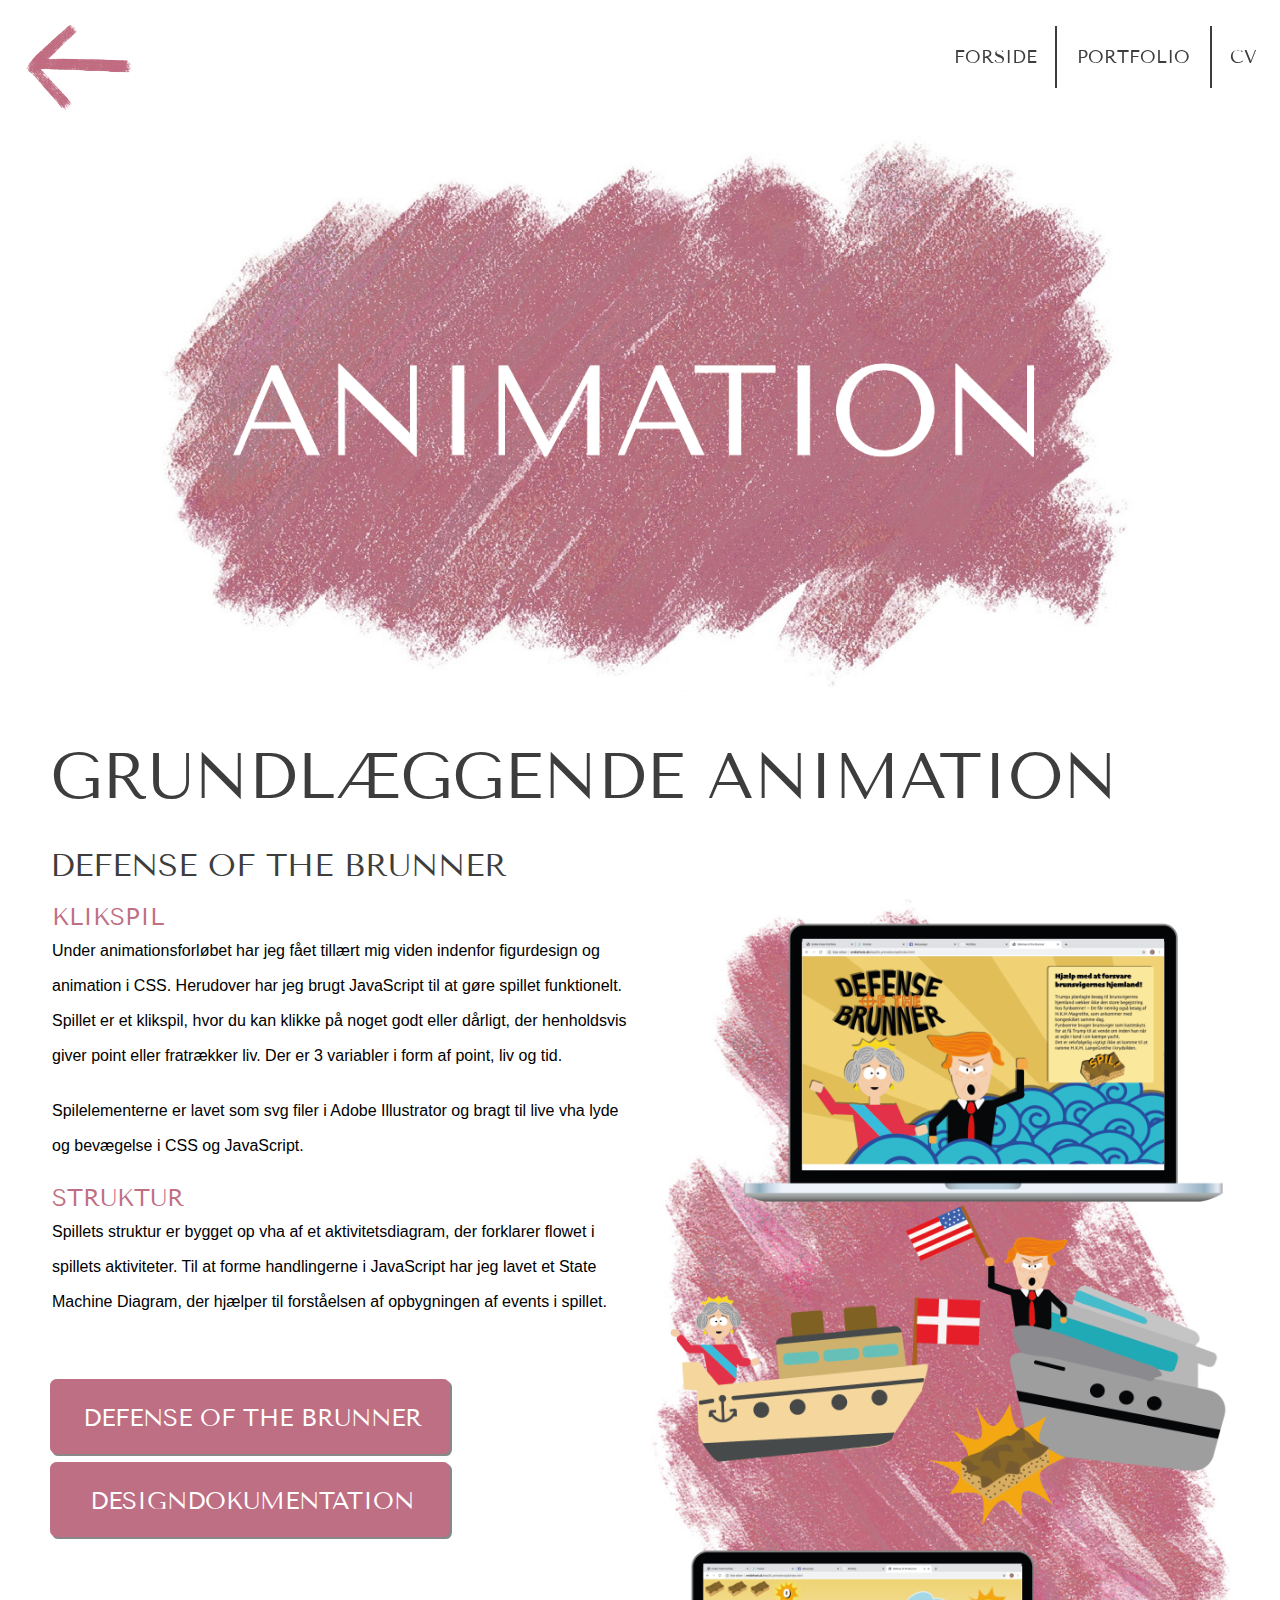
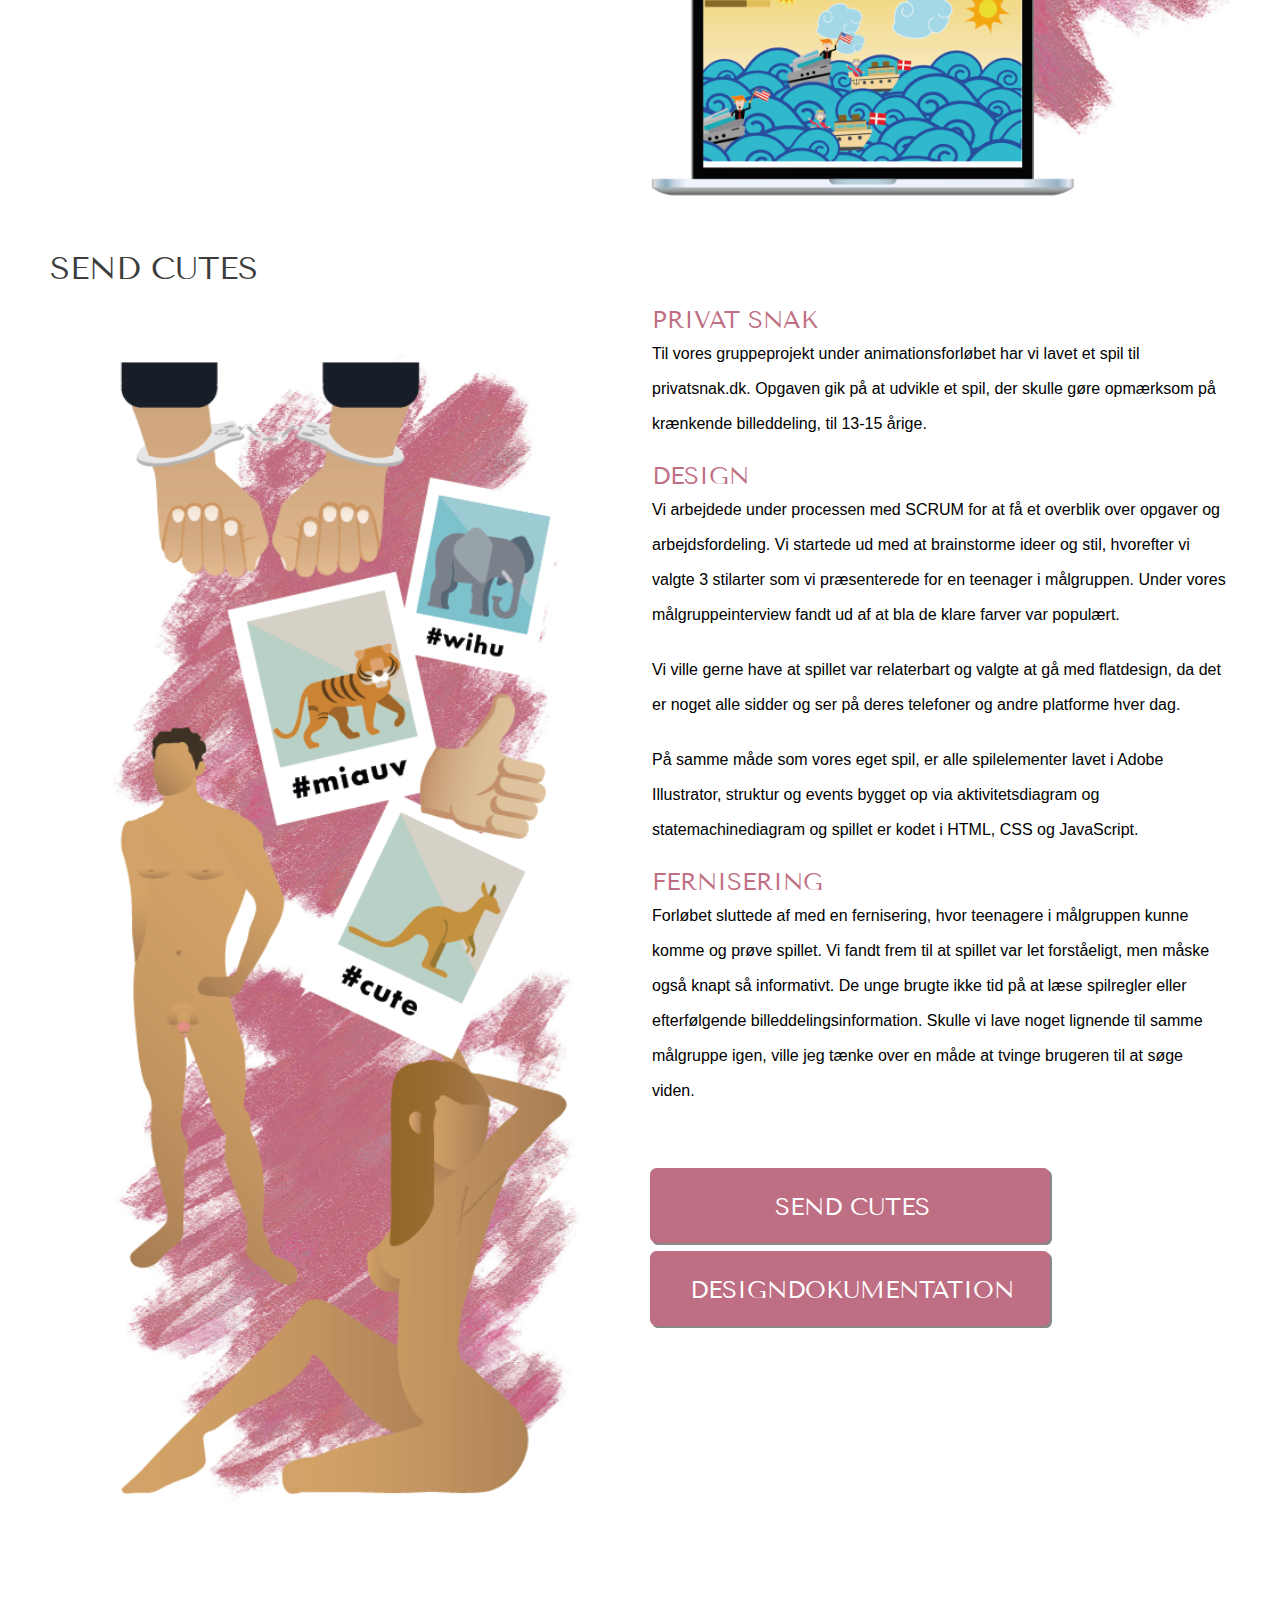
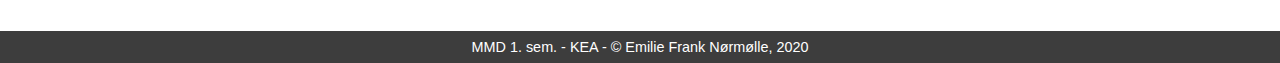
<file: animation.html>
<!DOCTYPE html>
<html lang="da">

<head>
    <meta charset="utf-8">
    <meta name="viewport" content="width=device-width, initial-scale=1.0">
    <title>Emilie Frank Portfolio</title>
    <link rel="stylesheet" href="style.css">
    <link href="https://fonts.googleapis.com/css?family=Tenor+Sans&display=swap" rel="stylesheet">
    <link rel="icon" type="image/png" href="content/favicon.png">
</head>

<body>
    <header>
        <nav>
            <div id="menuknap">☰</div>
            <ul id="menu" class="hidden">




                <li><a href="index.html">FORSIDE</a></li>
                <li><a class="line" href="portfolio.html">PORTFOLIO</a></li>
                <li><a href="cv.html">CV</a></li>
            </ul>

        </nav>
    </header>
    <div class="pil">
        <a href="portfolio.html">
            <img src="content/animationpil.jpg" alt="pil">
        </a>
    </div>
    <section id="animation">
        <img class="headline" src="content/animation.png" alt="animation">
        <h1>Grundlæggende Animation</h1>
        <div class="sectionwrapper">
            <h2>Defense of the Brunner</h2>
            <div class="col">
                <h3>Klikspil</h3>
                <p>
                    Under animationsforløbet har jeg fået tillært mig viden indenfor figurdesign og animation i CSS. Herudover har jeg brugt JavaScript til at gøre spillet funktionelt. Spillet er et klikspil, hvor du kan klikke på noget godt eller dårligt, der henholdsvis giver point eller fratrækker liv. Der er 3 variabler i form af point, liv og tid.</p>

                <p>Spilelementerne er lavet som svg filer i Adobe Illustrator og bragt til live vha lyde og bevægelse i CSS og JavaScript.</p>
                <h3>Struktur</h3>
                <p>Spillets struktur er bygget op vha af et aktivitetsdiagram, der forklarer flowet i spillets aktiviteter. Til at forme handlingerne i JavaScript har jeg lavet et State Machine Diagram, der hjælper til forståelsen af opbygningen af events i spillet.</p>


                <div class="links">
                    <a href="http://emiliefrank.dk/kea/04_animation/spil/index.html">
                        <div class="knap">
                            <h3>Defense of the Brunner</h3>
                        </div>
                    </a>
                    <a href="http://emiliefrank.dk/kea/04_animation/04_03_04_animation_emiliefrank.pdf">
                        <div class="knap">
                            <h3>Designdokumentation</h3>
                        </div>
                    </a>

                </div>
            </div>
            <div class="col">
                <img src="content/animationpic.png" alt="defenceofthebrunner">
            </div>
        </div>

        <div class="sectionwrapper">
            <h2>Send Cutes</h2>
            <div class="col">
                <img src="content/animationnude.png" alt="sendcutes">
            </div>
            <div class="col">

                <h3>Privat Snak</h3>
                <p>
                    Til vores gruppeprojekt under animationsforløbet har vi lavet et spil til privatsnak.dk. Opgaven gik på at udvikle et spil, der skulle gøre opmærksom på krænkende billeddeling, til 13-15 årige.</p>
                <h3>Design</h3>
                <p>Vi arbejdede under processen med SCRUM for at få et overblik over opgaver og arbejdsfordeling. Vi startede ud med at brainstorme ideer og stil, hvorefter vi valgte 3 stilarter som vi præsenterede for en teenager i målgruppen. Under vores målgruppeinterview fandt ud af at bla de klare farver var populært.</p>

                <p>Vi ville gerne have at spillet var relaterbart og valgte at gå med flatdesign, da det er noget alle sidder og ser på deres telefoner og andre platforme hver dag.</p>

                <p>På samme måde som vores eget spil, er alle spilelementer lavet i Adobe Illustrator, struktur og events bygget op via aktivitetsdiagram og statemachinediagram og spillet er kodet i HTML, CSS og JavaScript.

                </p>
                <h3>Fernisering</h3>
                <p>Forløbet sluttede af med en fernisering, hvor teenagere i målgruppen kunne komme og prøve spillet. Vi fandt frem til at spillet var let forståeligt, men måske også knapt så informativt. De unge brugte ikke tid på at læse spilregler eller efterfølgende billeddelingsinformation. Skulle vi lave noget lignende til samme målgruppe igen, ville jeg tænke over en måde at tvinge brugeren til at søge viden.</p>
                <div class="links">

                    <a href="http://emiliefrank.dk/kea/04_animation/billeddeling_spil/index.html">
                        <div class="knap">
                            <h3>Send Cutes</h3>
                        </div>
                    </a>
                    <a href="http://emiliefrank.dk/kea/04_animation/04.04.01_dokumenattionsside_spil/index.html">
                        <div class="knap">
                            <h3>Designdokumentation</h3>
                        </div>
                    </a>
                </div>
            </div>

        </div>
    </section>
    <footer>MMD 1. sem. - KEA - © Emilie Frank Nørmølle, 2020
    </footer>
    <script src="script.js"></script>
</body>

</html>
</file>
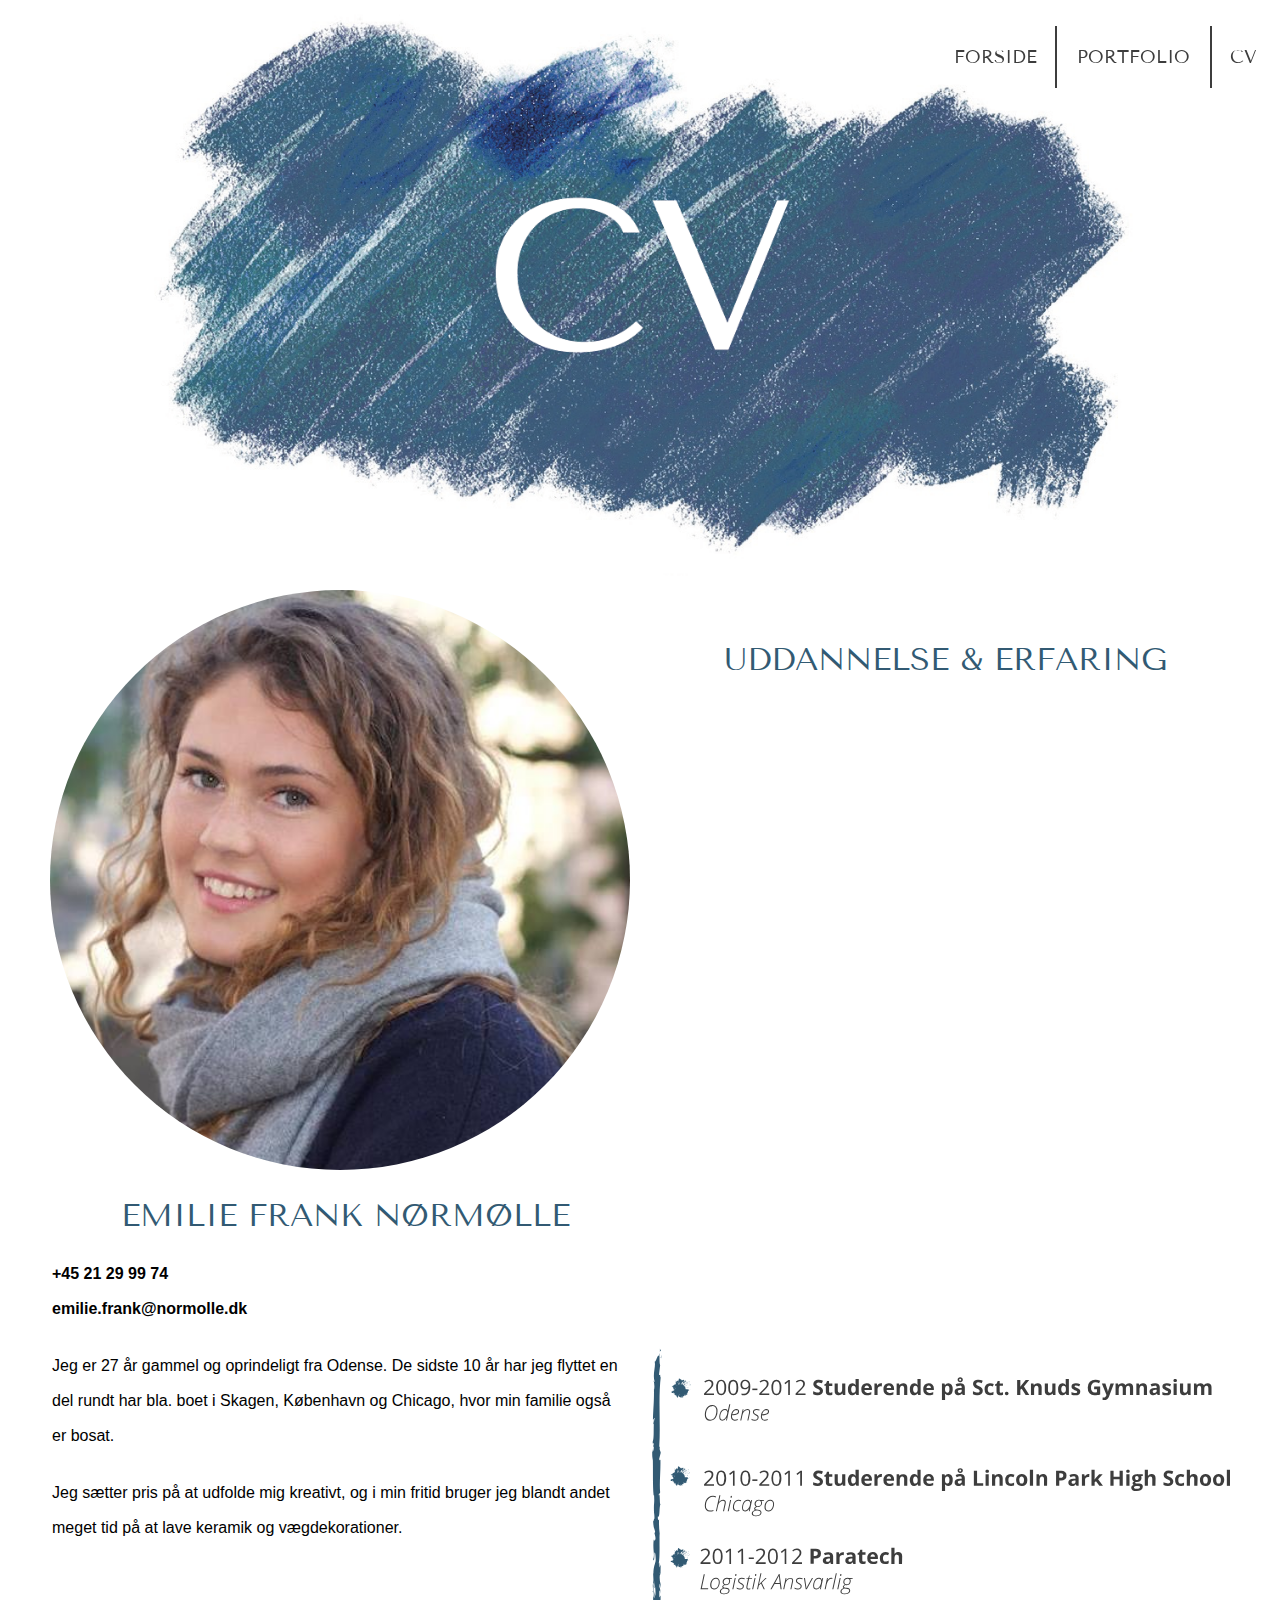
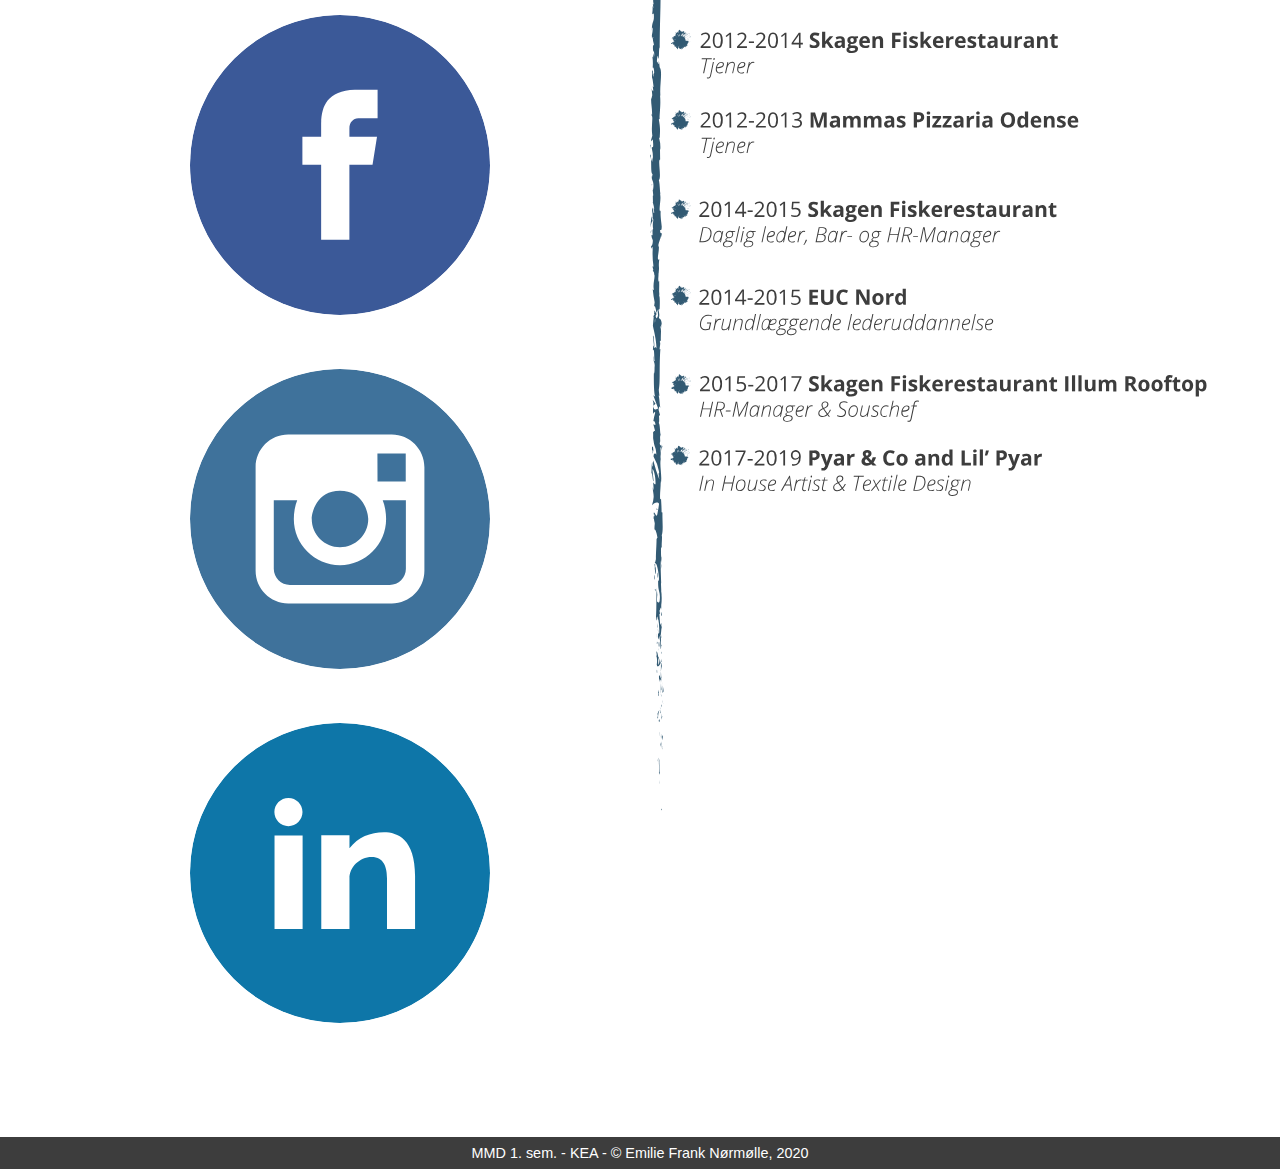
<file: cv.html>
<!DOCTYPE html>
<html lang="da">

<head>
    <meta charset="utf-8">
    <meta name="viewport" content="width=device-width, initial-scale=1.0">
    <title>Emilie Frank Portfolio</title>
    <link rel="stylesheet" href="style.css">
    <link href="https://fonts.googleapis.com/css?family=Tenor+Sans&display=swap" rel="stylesheet">
    <link rel="icon" type="image/png" href="content/favicon.png">
</head>

<body>
    <header>
        <nav>
            <div id="menuknap">☰</div>
            <ul id="menu" class="hidden">




                <li><a href="index.html">FORSIDE</a></li>
                <li><a class="line" href="portfolio.html">PORTFOLIO</a></li>
                <li><a href="cv.html">CV</a></li>
            </ul>

        </nav>
    </header>
    <section id="cv">
        <img class="headline" src="content/cv.png" alt="cv">
        <div class="sectionwrapper">
            <div class="col fix">
                <img src="content/profil.jpg" alt="portraet">
                <h2>Emilie Frank Nørmølle</h2>
                <p><b>+45 21 29 99 74<br> emilie.frank@normolle.dk</b></p>

                <p>Jeg er 27 år gammel og oprindeligt fra Odense. De sidste 10 år har jeg flyttet en del rundt har bla. boet i Skagen, København og Chicago, hvor min familie også er bosat.</p>
                <p>Jeg sætter pris på at udfolde mig kreativt, og i min fritid bruger jeg blandt andet meget tid på at lave keramik og vægdekorationer.</p>
                <div class="colinner">
                    <a href="https://www.facebook.com/emilienormolle">
                        <img src="content/facebook.svg" alt="facebook">
                    </a>
                </div>
                <div class="colinner">
                    <a href="https://www.instagram.com/emiliefrankn/">
                        <img src="content/instagram.svg" alt="instagram">
                    </a>
                </div>
                <div class="colinner">
                    <a href="https://www.linkedin.com/in/emilie-frank-n%C3%B8rm%C3%B8lle-98576a87/">
                        <img src="content/linkedin.svg" alt="linkedin">
                    </a>
                </div>
            </div>
            <div class="col timeline fix">
                <h2>Uddannelse & Erfaring</h2>
                <img class="erfaring" src="content/erfaring.svg" alt="erfaring">
            </div>
        </div>

    </section>
    <footer>MMD 1. sem. - KEA - © Emilie Frank Nørmølle, 2020
    </footer>
    <script src="script.js"></script>
</body>

</html>
</file>
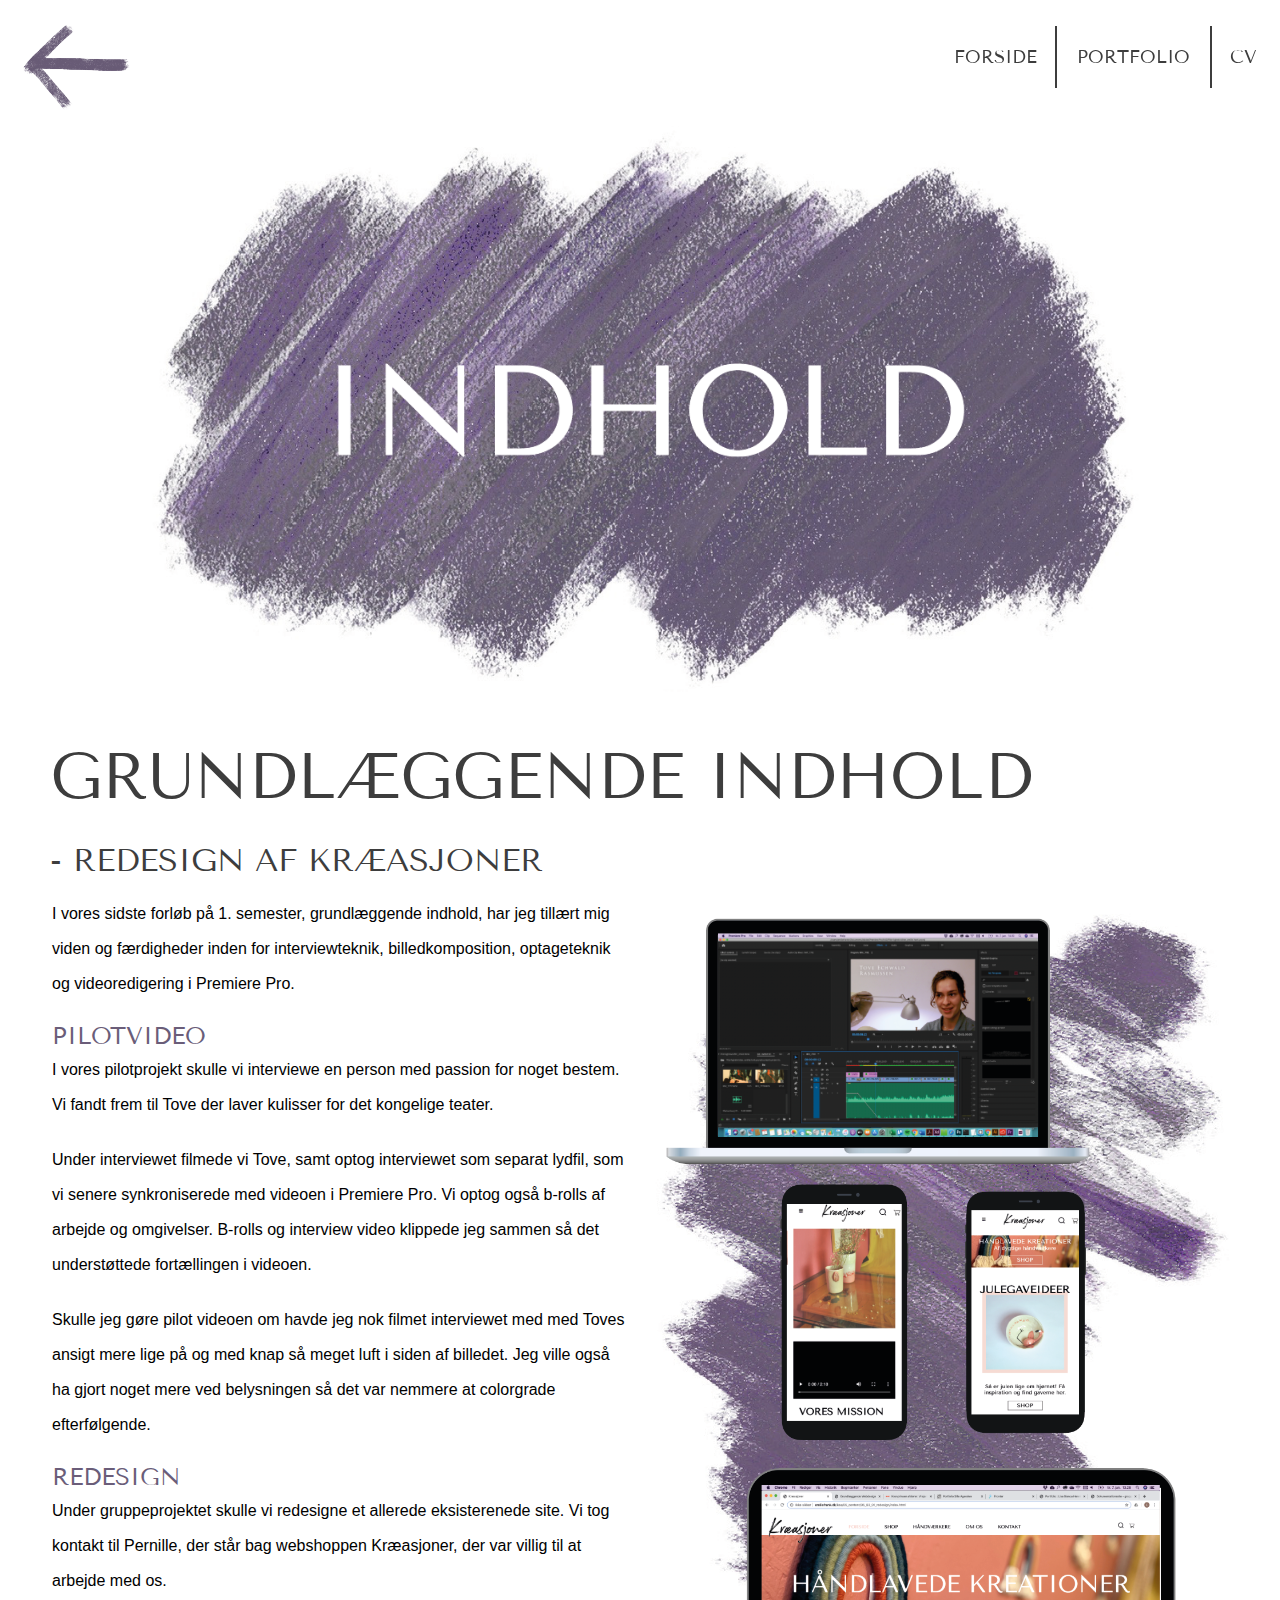
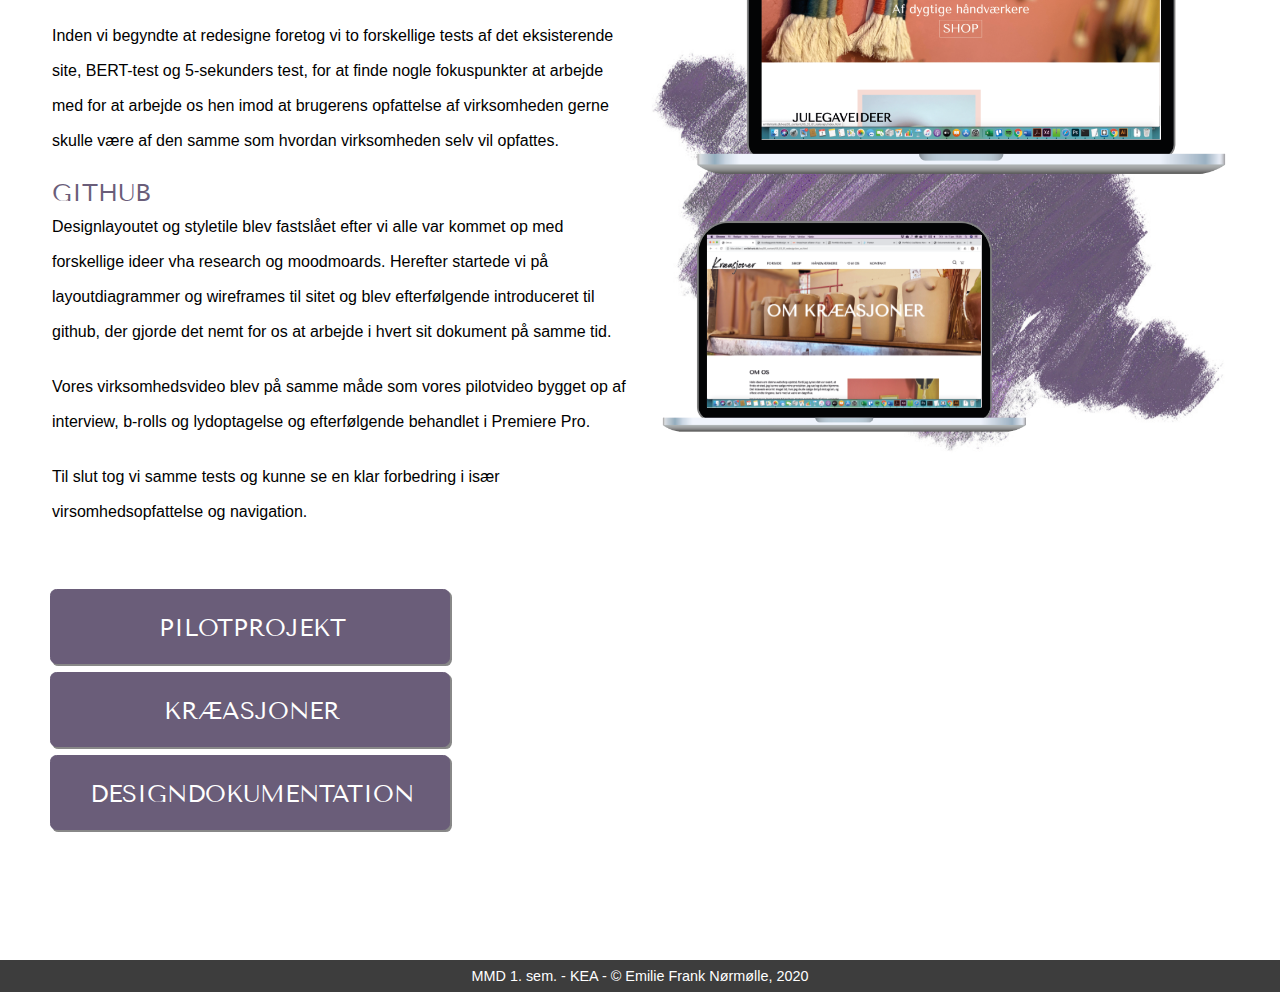
<file: indhold.html>
<!DOCTYPE html>
<html lang="da">

<head>
    <meta charset="utf-8">
    <meta name="viewport" content="width=device-width, initial-scale=1.0">
    <title>Emilie Frank Portfolio</title>
    <link rel="stylesheet" href="style.css">
    <link href="https://fonts.googleapis.com/css?family=Tenor+Sans&display=swap" rel="stylesheet">
    <link rel="icon" type="image/png" href="content/favicon.png">
</head>

<body>
    <header>
        <nav>
            <div id="menuknap">☰</div>
            <ul id="menu" class="hidden">




                <li><a href="index.html">FORSIDE</a></li>
                <li><a class="line" href="portfolio.html">PORTFOLIO</a></li>
                <li><a href="cv.html">CV</a></li>
            </ul>

        </nav>
    </header>
    <div class="pil">
        <a href="portfolio.html">
            <img src="content/indholdpil.jpg" alt="pil">
        </a>
    </div>
    <section id="indhold">
        <img class="headline" src="content/indhold.png" alt="indhold">
        <h1>Grundlæggende Indhold</h1>
        <h2> - Redesign af Kræasjoner</h2>
        <div class="sectionwrapper">
            <div class="col">
                <p>
                    I vores sidste forløb på 1. semester, grundlæggende indhold, har jeg tillært mig viden og færdigheder inden for interviewteknik, billedkomposition, optageteknik og videoredigering i Premiere Pro.</p>

                <h3>Pilotvideo</h3>
                <p>I vores pilotprojekt skulle vi interviewe en person med passion for noget bestem. Vi fandt frem til Tove der laver kulisser for det kongelige teater.</p>

                <p>Under interviewet filmede vi Tove, samt optog interviewet som separat lydfil, som vi senere synkroniserede med videoen i Premiere Pro. Vi optog også b-rolls af arbejde og omgivelser. B-rolls og interview video klippede jeg sammen så det understøttede fortællingen i videoen.</p>

                <p>Skulle jeg gøre pilot videoen om havde jeg nok filmet interviewet med med Toves ansigt mere lige på og med knap så meget luft i siden af billedet. Jeg ville også ha gjort noget mere ved belysningen så det var nemmere at colorgrade efterfølgende.</p>

                <h3>Redesign</h3>
                <p>Under gruppeprojektet skulle vi redesigne et allerede eksisterenede site. Vi tog kontakt til Pernille, der står bag webshoppen Kræasjoner, der var villig til at arbejde med os.</p>

                <p>Inden vi begyndte at redesigne foretog vi to forskellige tests af det eksisterende site, BERT-test og 5-sekunders test, for at finde nogle fokuspunkter at arbejde med for at arbejde os hen imod at brugerens opfattelse af virksomheden gerne skulle være af den samme som hvordan virksomheden selv vil opfattes.</p>

                <h3>GitHub</h3>
                <p>Designlayoutet og styletile blev fastslået efter vi alle var kommet op med forskellige ideer vha research og moodmoards. Herefter startede vi på layoutdiagrammer og wireframes til sitet og blev efterfølgende introduceret til github, der gjorde det nemt for os at arbejde i hvert sit dokument på samme tid.</p>

                <p>Vores virksomhedsvideo blev på samme måde som vores pilotvideo bygget op af interview, b-rolls og lydoptagelse og efterfølgende behandlet i Premiere Pro.</p>

                <p>Til slut tog vi samme tests og kunne se en klar forbedring i især virsomhedsopfattelse og navigation.

                </p>
                <div class="links">
                    <a href="https://www.youtube.com/watch?v=7dAhDW3lZqA&feature=youtu.be">
                        <div class="knap">
                            <h3>Pilotprojekt</h3>
                        </div>
                    </a>
                    <a href="http://emiliefrank.dk/kea/05_content/05_03_01_redesign/index.html">
                        <div class="knap">
                            <h3>Kræasjoner</h3>
                        </div>
                    </a>
                    <a href="http://emiliefrank.dk/kea/05_content/Dokumtationssite/index.html">
                        <div class="knap">
                            <h3>Designdokumentation</h3>
                        </div>
                    </a>

                </div>
            </div>
            <div class="col">
                <img src="content/indholdpic.png" alt="kreasjonerscreenshot">
            </div>
        </div>
    </section>
    <footer>MMD 1. sem. - KEA - © Emilie Frank Nørmølle, 2020
    </footer>
    <script src="script.js"></script>
</body>

</html>
</file>
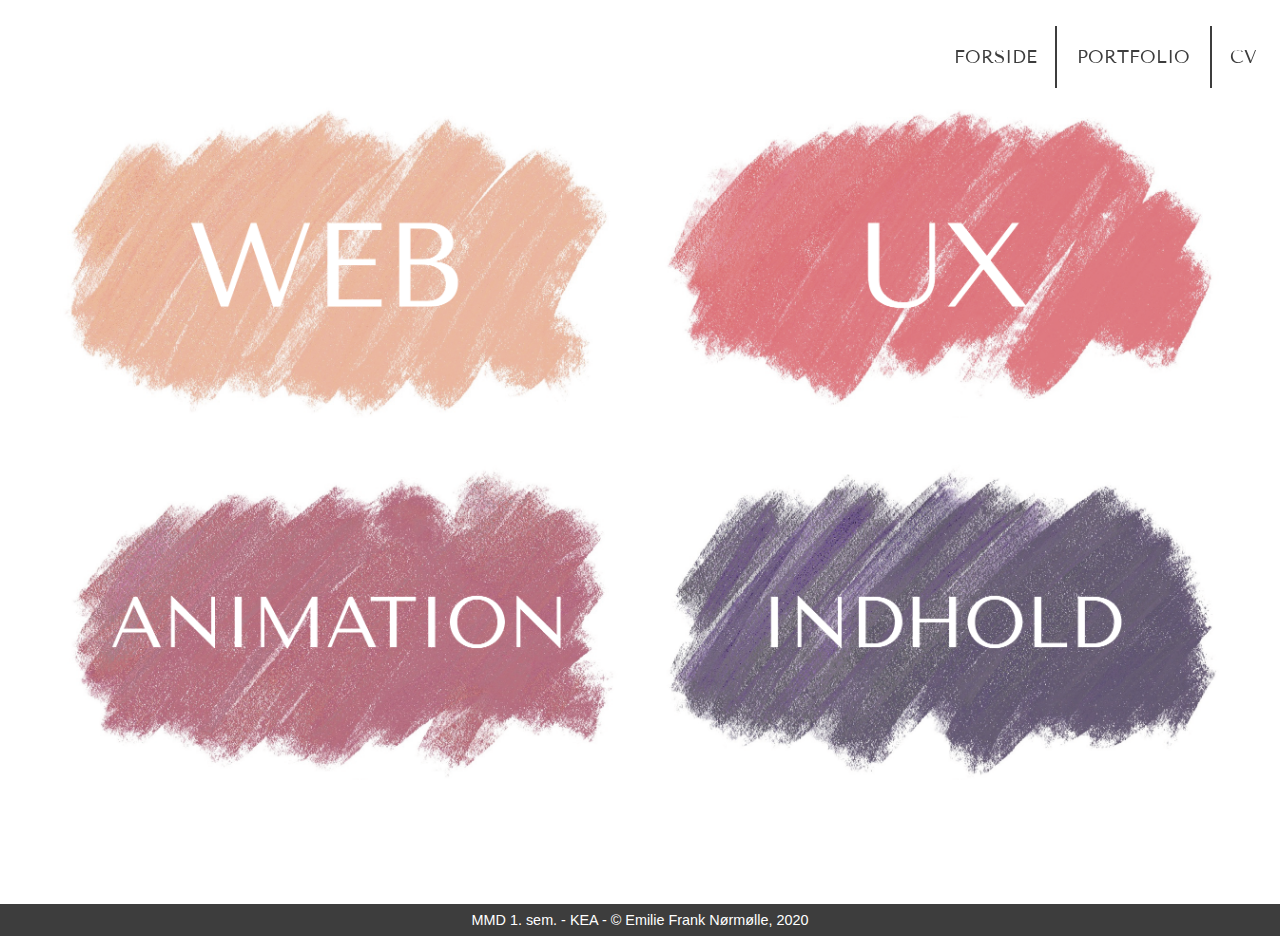
<file: portfolio.html>
<!DOCTYPE html>
<html lang="da">

<head>
    <meta charset="utf-8">
    <meta name="viewport" content="width=device-width, initial-scale=1.0">
    <title>Portfolio</title>
    <link rel="stylesheet" href="style.css">
    <link href="https://fonts.googleapis.com/css?family=Tenor+Sans&display=swap" rel="stylesheet">
    <link rel="icon" type="image/png" href="content/favicon.png">
</head>

<body>
    <header>
        <nav>
            <div id="menuknap">☰</div>
            <ul id="menu" class="hidden">




                <li><a href="index.html">FORSIDE</a></li>
                <li><a class="line" href="portfolio.html">PORTFOLIO</a></li>
                <li><a href="cv.html">CV</a></li>
            </ul>

        </nav>
    </header>
    <section id="portfolio">
        <div class="sectionwrapper">
            <div class="col_port">
                <a href="web.html">
                    <img src="content/web.png" alt="web">
                </a>
            </div>
            <div class="col_port">
                <a href="ux.html">
                    <img src="content/ux.png" alt="ux">
                </a>
            </div>
        </div>
        <div class="sectionwrapper">
            <div class="col_port">
                <a href="animation.html">
                    <img src="content/animation.png" alt="animation">
                </a>
            </div>
            <div class="col_port">
                <a href="indhold.html">
                    <img src="content/indhold.png" alt="indhold">
                </a>
            </div>
        </div>

    </section>
    <footer>MMD 1. sem. - KEA - © Emilie Frank Nørmølle, 2020
    </footer>
    <script src="script.js"></script>
</body>

</html>
</file>
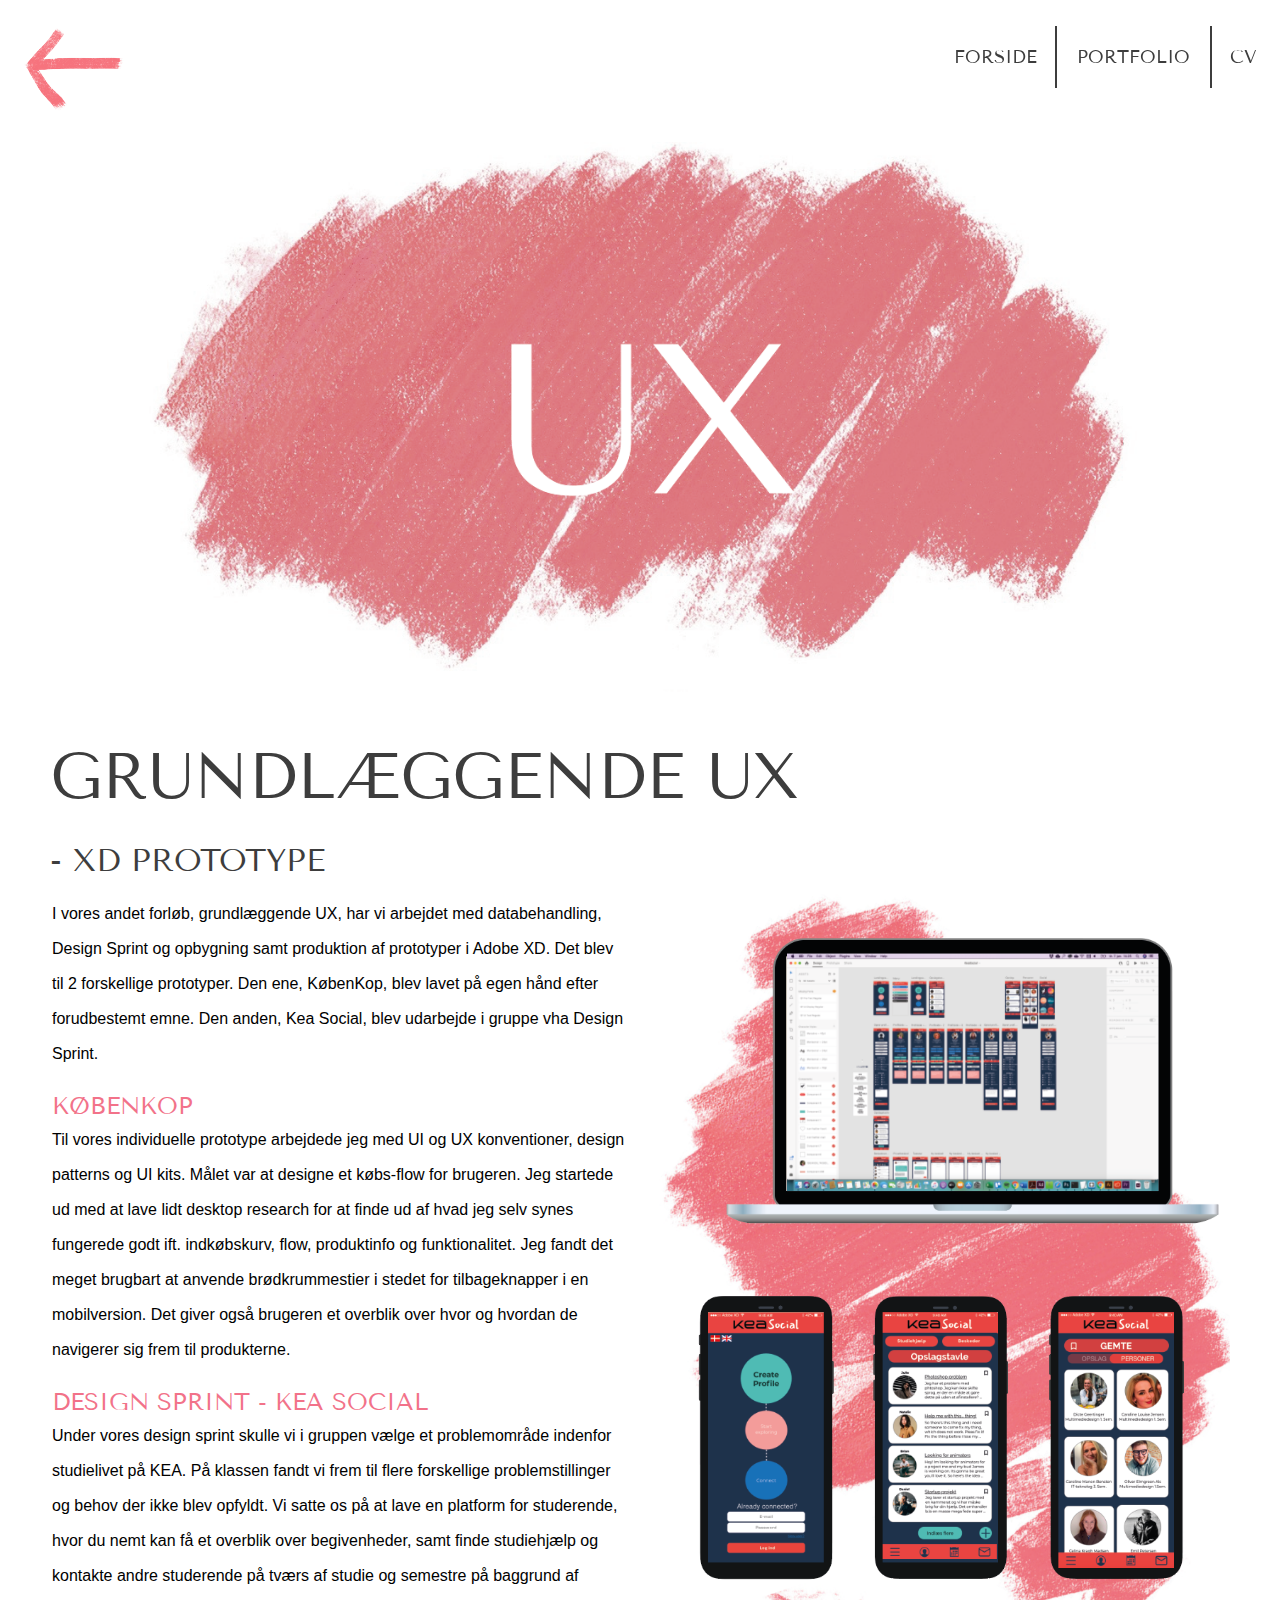
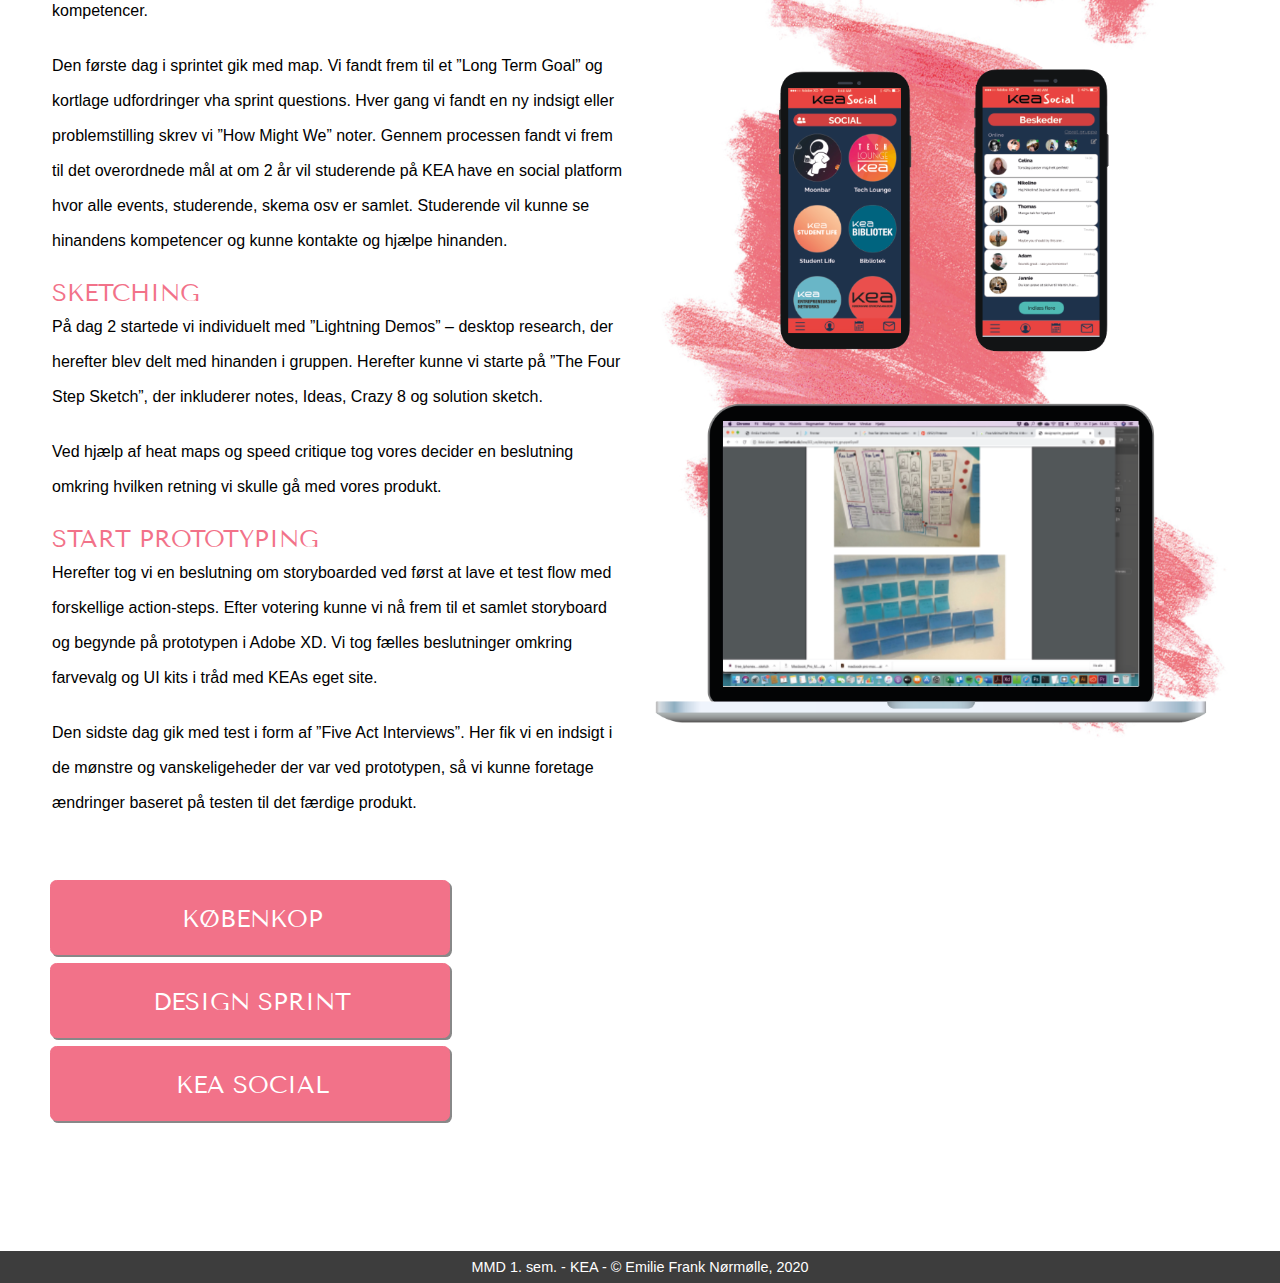
<file: ux.html>
<!DOCTYPE html>
<html lang="da">

<head>
    <meta charset="utf-8">
    <meta name="viewport" content="width=device-width, initial-scale=1.0">
    <title>Emilie Frank Portfolio</title>
    <link rel="stylesheet" href="style.css">
    <link href="https://fonts.googleapis.com/css?family=Tenor+Sans&display=swap" rel="stylesheet">
    <link rel="icon" type="image/png" href="content/favicon.png">
</head>

<body>
    <header>
        <nav>
            <div id="menuknap">☰</div>
            <ul id="menu" class="hidden">




                <li><a href="index.html">FORSIDE</a></li>
                <li><a class="line" href="portfolio.html">PORTFOLIO</a></li>
                <li><a href="cv.html">CV</a></li>
            </ul>

        </nav>
    </header>
    <div class="pil">
        <a href="portfolio.html">
            <img src="content/uxpil.jpg" alt="pil">
        </a>
    </div>
    <section id="ux">
        <img class="headline" src="content/ux.png" alt="ux">
        <h1>Grundlæggende UX</h1>
        <h2> - XD Prototype</h2>
        <div class="sectionwrapper">
            <div class="col">
                <p>
                    I vores andet forløb, grundlæggende UX, har vi arbejdet med databehandling, Design Sprint og opbygning samt produktion af prototyper i Adobe XD. Det blev til 2 forskellige prototyper. Den ene, KøbenKop, blev lavet på egen hånd efter forudbestemt emne. Den anden, Kea Social, blev udarbejde i gruppe vha Design Sprint.</p>

                <h3>KøbenKop</h3>
                <p>Til vores individuelle prototype arbejdede jeg med UI og UX konventioner, design patterns og UI kits. Målet var at designe et købs-flow for brugeren. Jeg startede ud med at lave lidt desktop research for at finde ud af hvad jeg selv synes fungerede godt ift. indkøbskurv, flow, produktinfo og funktionalitet. Jeg fandt det meget brugbart at anvende brødkrummestier i stedet for tilbageknapper i en mobilversion. Det giver også brugeren et overblik over hvor og hvordan de navigerer sig frem til produkterne.</p>

                <h3>Design Sprint - Kea Social</h3>
                <p>Under vores design sprint skulle vi i gruppen vælge et problemområde indenfor studielivet på KEA. På klassen fandt vi frem til flere forskellige problemstillinger og behov der ikke blev opfyldt. Vi satte os på at lave en platform for studerende, hvor du nemt kan få et overblik over begivenheder, samt finde studiehjælp og kontakte andre studerende på tværs af studie og semestre på baggrund af kompetencer. </p>

                <p>Den første dag i sprintet gik med map. Vi fandt frem til et ”Long Term Goal” og kortlage udfordringer vha sprint questions. Hver gang vi fandt en ny indsigt eller problemstilling skrev vi ”How Might We” noter. Gennem processen fandt vi frem til det overordnede mål at om 2 år vil studerende på KEA have en social platform hvor alle events, studerende, skema osv er samlet. Studerende vil kunne se hinandens kompetencer og kunne kontakte og hjælpe hinanden.</p>

                <h3>Sketching</h3>
                <p>På dag 2 startede vi individuelt med ”Lightning Demos” – desktop research, der herefter blev delt med hinanden i gruppen. Herefter kunne vi starte på ”The Four Step Sketch”, der inkluderer notes, Ideas, Crazy 8 og solution sketch.</p>

                <p>Ved hjælp af heat maps og speed critique tog vores decider en beslutning omkring hvilken retning vi skulle gå med vores produkt.</p>

                <h3>Start Prototyping</h3>
                <p>Herefter tog vi en beslutning om storyboarded ved først at lave et test flow med forskellige action-steps. Efter votering kunne vi nå frem til et samlet storyboard og begynde på prototypen i Adobe XD. Vi tog fælles beslutninger omkring farvevalg og UI kits i tråd med KEAs eget site.</p>

                <p>Den sidste dag gik med test i form af ”Five Act Interviews”. Her fik vi en indsigt i de mønstre og vanskeligeheder der var ved prototypen, så vi kunne foretage ændringer baseret på testen til det færdige produkt.

                </p>
                <div class="links">
                    <a href="https://xd.adobe.com/view/25489aed-6a41-49d9-7010-4d8fbfb5ffb3-5379/?fullscreen">
                        <div class="knap">
                            <h3>KøbenKop</h3>
                        </div>
                    </a>
                    <a href="http://emiliefrank.dk/kea/03_ux/designsprint_gruppe9.pdf">
                        <div class="knap">
                            <h3>Design Sprint</h3>
                        </div>
                    </a>
                    <a href="https://xd.adobe.com/view/7d1546e7-6851-49f2-4fe1-13b5e6428969-0b24/">
                        <div class="knap">
                            <h3>Kea Social</h3>
                        </div>
                    </a>
                </div>
            </div>
            <div class="col">
                <img src="content/uxpic.png" alt="stilartsite">
            </div>
        </div>

    </section>
    <footer>MMD 1. sem. - KEA - © Emilie Frank Nørmølle, 2020
    </footer>
    <script src="script.js"></script>

</body>

</html>
</file>
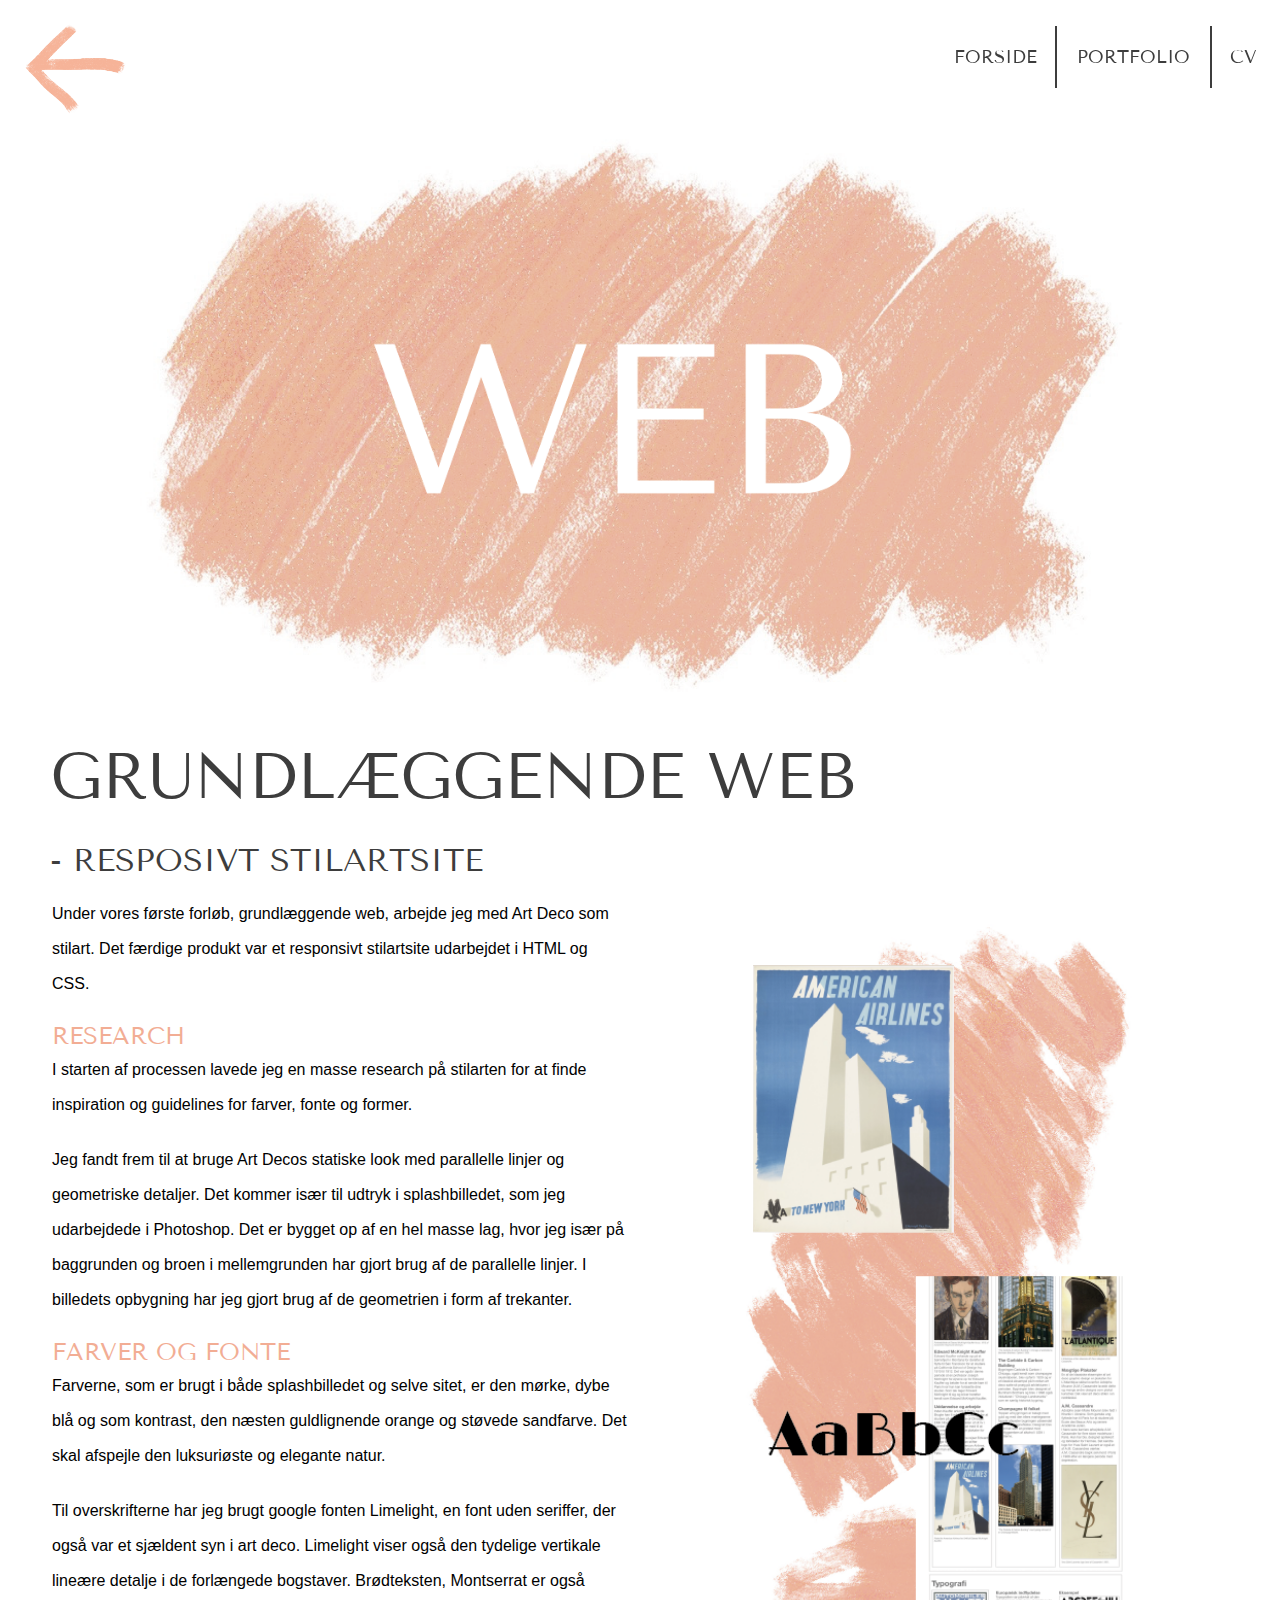
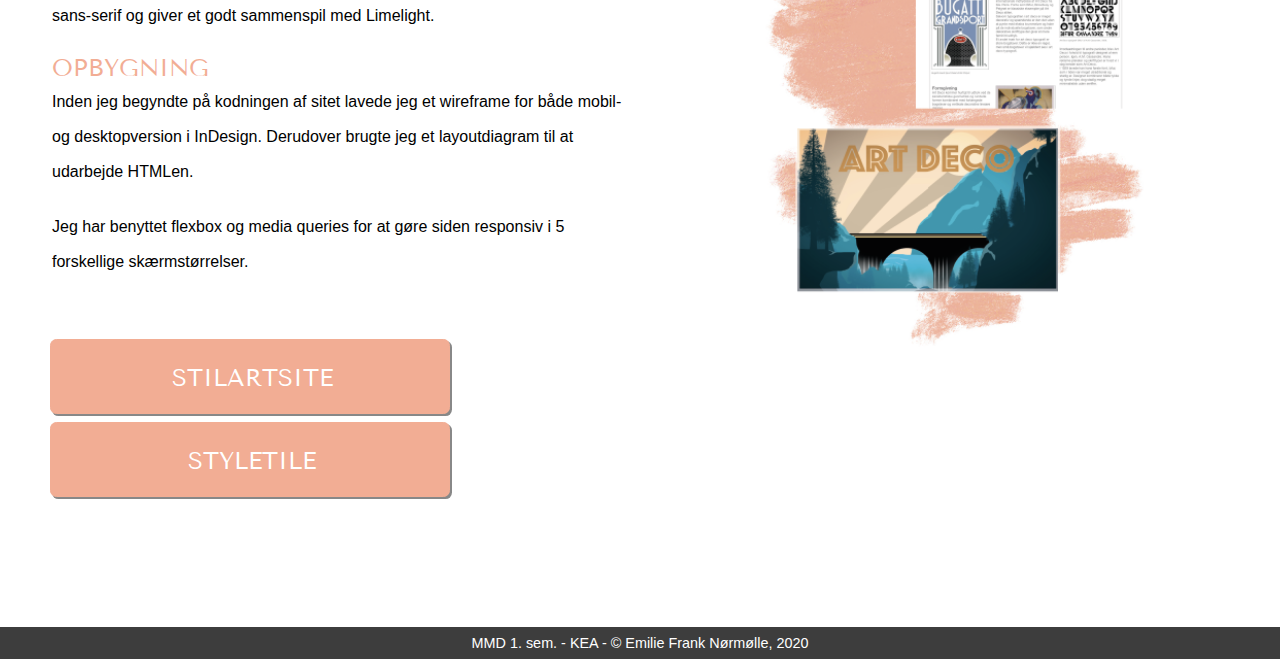
<file: web.html>
<!DOCTYPE html>
<html lang="da">

<head>
    <meta charset="utf-8">
    <meta name="viewport" content="width=device-width, initial-scale=1.0">
    <title>Emilie Frank Portfolio</title>
    <link rel="stylesheet" href="style.css">
    <link href="https://fonts.googleapis.com/css?family=Tenor+Sans&display=swap" rel="stylesheet">
    <link rel="icon" type="image/png" href="content/favicon.png">
</head>

<body>
    <header>
        <nav>
            <div id="menuknap">☰</div>
            <ul id="menu" class="hidden">




                <li><a href="index.html">FORSIDE</a></li>
                <li><a class="line" href="portfolio.html">PORTFOLIO</a></li>
                <li><a href="cv.html">CV</a></li>
            </ul>

        </nav>
    </header>
    <div class="pil">
        <a href="portfolio.html">
            <img src="content/webpil.jpg" alt="pil">
        </a>
    </div>
    <section id="web">

        <img class="headline" src="content/web.png" alt="web">

        <h1>Grundlæggende Web</h1>
        <h2> - Resposivt Stilartsite</h2>
        <div class="sectionwrapper">
            <div class="col">
                <p>
                    Under vores første forløb, grundlæggende web, arbejde jeg med Art Deco som stilart. Det færdige produkt var et responsivt stilartsite udarbejdet i HTML og CSS.</p>
                <h3>Research</h3>
                <p> I starten af processen lavede jeg en masse research på stilarten for at finde inspiration og guidelines for farver, fonte og former.</p>

                <p> Jeg fandt frem til at bruge Art Decos statiske look med parallelle linjer og geometriske detaljer. Det kommer især til udtryk i splashbilledet, som jeg udarbejdede i Photoshop. Det er bygget op af en hel masse lag, hvor jeg især på baggrunden og broen i mellemgrunden har gjort brug af de parallelle linjer. I billedets opbygning har jeg gjort brug af de geometrien i form af trekanter.</p>
                <h3>Farver og Fonte</h3>
                <p>Farverne, som er brugt i både splashbilledet og selve sitet, er den mørke, dybe blå og som kontrast, den næsten guldlignende orange og støvede sandfarve. Det skal afspejle den luksuriøste og elegante natur.</p>

                <p>Til overskrifterne har jeg brugt google fonten Limelight, en font uden seriffer, der også var et sjældent syn i art deco. Limelight viser også den tydelige vertikale lineære detalje i de forlængede bogstaver. Brødteksten, Montserrat er også sans-serif og giver et godt sammenspil med Limelight.</p>
                <h3>Opbygning</h3>
                <p>Inden jeg begyndte på kodningen af sitet lavede jeg et wireframe for både mobil- og desktopversion i InDesign. Derudover brugte jeg et layoutdiagram til at udarbejde HTMLen.</p>

                <p>Jeg har benyttet flexbox og media queries for at gøre siden responsiv i 5 forskellige skærmstørrelser.

                </p>
                <div class="links">
                    <a href="http://emiliefrank.dk/kea/02_web/04_responsive/02_04_02_responsive_site_v2/">
                        <div class="knap">
                            <h3>Stilartsite</h3>
                        </div>
                    </a>
                    <a href="http://emiliefrank.dk/kea/02_web/04_responsive/02_04_02_responsive_site_v2/styletile.html">
                        <div class="knap">
                            <h3>Styletile</h3>
                        </div>
                    </a>
                </div>
            </div>
            <div class="col">
                <img src="content/webpic.png" alt="stilartsite">
            </div>
        </div>

    </section>
    <footer>MMD 1. sem. - KEA - © Emilie Frank Nørmølle, 2020
    </footer>
    <script src="script.js"></script>
</body>

</html>
</file>
<file: style.css>
img {
    width: 100%;
}

section {
    margin-bottom: 100px;
}

h1 {
    font-family: 'Tenor Sans', sans-serif;
    font-size: 2.0rem;
    margin-bottom: 5px;
    text-transform: uppercase;
    color: #3D3D3D;
    width: 100%;
    font-weight: 100;
    margin-left: 2px;

}



h2 {
    font-family: 'Tenor Sans', sans-serif;
    font-size: 1.5rem;
    margin-bottom: 5px;
    text-transform: uppercase;
    color: #3D3D3D;
    width: 100%;
    font-weight: 100;
    margin-left: 2px;
}

h3 {
    font-family: 'Tenor Sans', sans-serif;
    font-size: 1.3rem;
    margin-top: 3px;
    text-transform: uppercase;
    color: #3D3D3D;
    width: 100%;
    font-weight: 100;
    margin-bottom: 2px;
    margin-left: 2px;
}

#web h3 {
    color: #F2AD94;
}

#ux h3 {
    color: #F27289;
}

#animation h3 {
    color: #BF6F84;
}

#indhold h3 {
    color: #6A5D79;
}

#web .sectionwrapper .col .knap h3,
#ux .sectionwrapper .col .knap h3,
#animation .sectionwrapper .col .knap h3,
#indhold .sectionwrapper .col .knap h3,
#animation .sectionwrapper1 .col .knap h3 {
    color: white;
    font-size: 1rem;
}



p {
    font-family: 'Open Sans', sans-serif;
    line-height: 22px;
    margin: 2px;
    margin-bottom: 20px;
}

.knap {
    padding: 5px 5px 5px 5px;
    width: 250px;
    text-align: center;
    margin-bottom: 8px;
    font-size: 1rem;
    font-family: 'Tenor Sans', sans-serif;
    height: 35px;
    z-index: 1000;
    color: white;
    border-radius: 0.4rem;
    box-shadow: 2px 2px #888888;
    cursor: pointer;

}

a:visited {
    text-decoration: none;

}

#menu a:visited {
    text-decoration: none;
    color: black;
}

a:link {
    text-decoration: none;
}


a :hover {
    transform: scale(1.1);
    transition-duration: 0.6s;
}

#forside a :hover {
    transform: scale(1);
}

#web .knap {

    border: 1px solid #F2AD94;
    background-color: #F2AD94;
}

#ux .knap {

    border: 1px solid #F27289;
    background-color: #F27289;

}

#animation .knap {

    border: 1px solid #BF6F84;
    background-color: #BF6F84;


}

#indhold .knap {

    border: 1px solid #6A5D79;
    background-color: #6A5D79;


}

#menuknap {
    position: relative;
    display: inline-block;
    width: 3rem;
    font-size: 3rem;
    font-family: 'Tenor Sans', sans-serif;
    color: #3D3D3D;
    margin-top: 0.5rem;
    margin-left: 1rem;
    left: 300px;
    top: -3px;
}

#menu {
    list-style-type: none;
    transition: transform 1s;
    transform-origin: top right;
    position: absolute;
    min-width: 170px;
    z-index: 1;
    right: 1rem;
    top: 1.9rem;
    font-family: 'Tenor Sans', sans-serif;
}

.hidden {
    transform: scale(0);
}

* {
    box-sizing: border-box;
}





.links {
    align-items: center;
}

.col img {
    margin-top: 40px;
}

footer {
    font-family: 'Open Sans', sans-serif;
    text-align: center;
    background-color: #3D3D3D;
    font-size: 0.9rem;
    padding-top: 0.5rem;
    padding-bottom: 0.5rem;
    color: white;
    width: 100%;
    position: absolute;
    left: 0;

}

.sectionwrapper {
    display: flex;
    flex-wrap: wrap;
}

.sectionwrapper1 {
    display: flex;
    flex-wrap: wrap-reverse;
}

#cv img {
    border-radius: 500px;
}

#cv .erfaring {
    border-radius: 0px;
}

#cv h2 {
    text-align: center;
    margin-bottom: 20px;
    color: #325A73;
}

.pil img {
    width: 80px;

}

.col {

    flex-wrap: wrap;

}

.fix {
    display: flex;
}

.colinner {
    margin: 0 auto;
    margin-top: 50px;
}

.timeline h2 {
    margin-top: 50px;
}



@media only screen and (min-width: 600px) {

    #menuknap {
        display: none;

    }

    #menu.hidden {
        transform: translateX(0);
        opacity: 1;
        flex-direction: row;
        justify-content: center;



    }

    #menu li {
        display: inline-block;



    }


    #menu {
        background-color: transparent;
        font-size: 1rem;
        position: fixed;

    }

    nav .line {
        padding: 20px 20px;
        border-left: 2px solid #3D3D3D;
        border-right: 2px solid #3D3D3D;
        color: #3D3D3D;
        font-size: 1.1em;
        text-decoration: none;
        text-align: center;
        margin: 5px;

    }

    nav a {
        padding: 5px 5px;
        color: #3D3D3D;
        font-size: 1.1em;
        text-decoration: none;
        text-align: center;
        margin: 2px;

    }


    #menu a {
        background-color: transparent;



    }



    section {
        max-width: 1200px;
        margin-top: 100px;
        margin: 0 auto;
        margin-bottom: 100px;
    }

    #portfolio {
        margin-top: 5rem;
        background-position: center;
    }




    #portfolio .sectionwrapper {
        justify-content: center;
        flex-wrap: nowrap;
    }

    .col {
        flex-grow: 1;
        flex-basis: 400px;
        margin: 10px;
    }

    .col img {
        margin-top: 0px;
    }

    h1 {
        font-size: 4rem;
        margin-left: 10px;
    }

    h2 {
        font-size: 2rem;
        margin-left: 10px;
    }

    h3 {
        font-size: 1.5rem;
    }

    p {
        font-size: 1rem;
        line-height: 35px;
    }


    .knap {
        width: 400px;
        height: 75px;
    }

    #web .sectionwrapper .col .knap h3 {
        font-size: 1.5rem;
        margin-top: 18px;
    }

    #ux .sectionwrapper .col .knap h3 {
        font-size: 1.5rem;
        margin-top: 18px;
    }

    #animation .sectionwrapper .col .knap h3 {
        font-size: 1.5rem;
        margin-top: 18px;
    }

    #indhold .sectionwrapper .col .knap h3 {
        font-size: 1.5rem;
        margin-top: 18px;
    }

    .links {
        margin-bottom: 20px;
        margin-top: 60px;
        -webkit-transition-duration: 0.5s;
    }

    #portfolio img {
        padding: 20px;
    }

    .pil img {
        width: 150px;

    }

    .headline {
        padding: 100px;
        padding-top: 0px;
        padding-bottom: 0px;
    }
}
</file>
